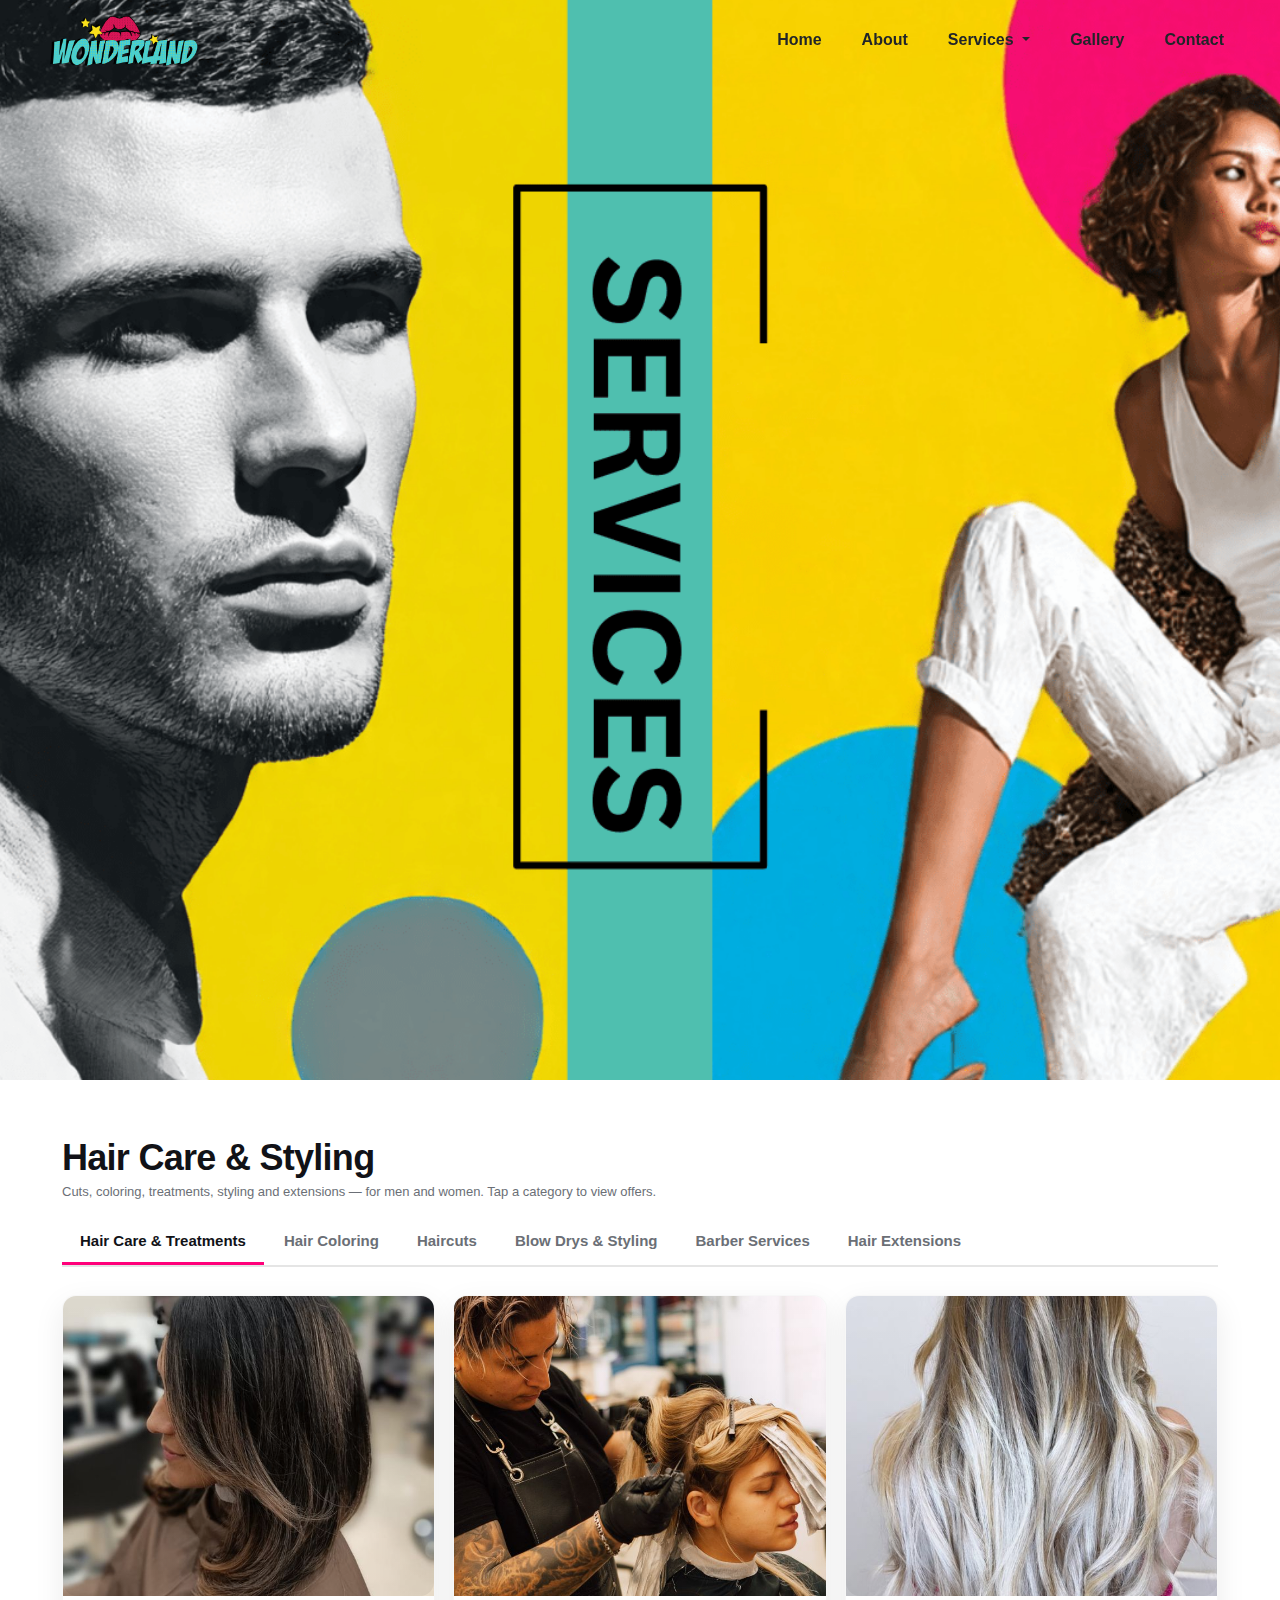
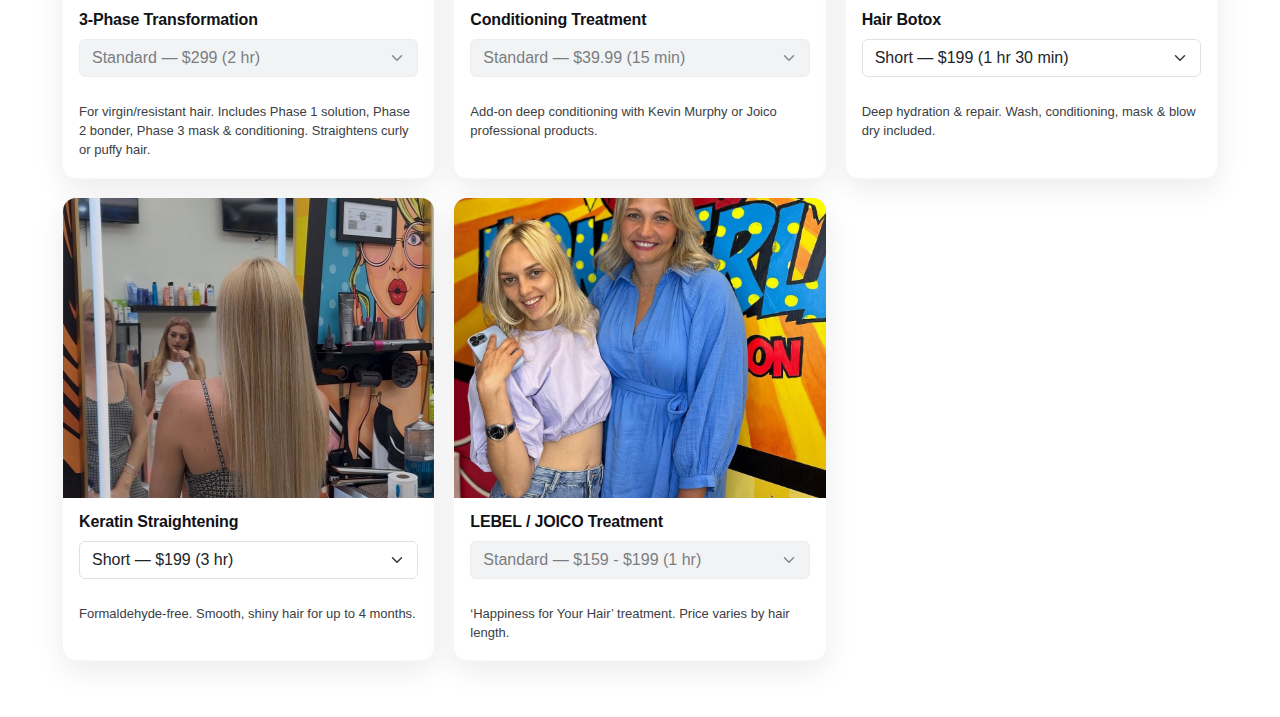
<file: subservice.html>
<!doctype html>
<html lang="en">
<head>
  <meta charset="utf-8" />
  <meta name="viewport" content="width=device-width,initial-scale=1" />
  <title>Hair Services — Wonderland Salon</title>
  <link rel="stylesheet" href="/css/service.css">
  <link rel="stylesheet" href="/css/haits.css">
  <link href="https://cdn.jsdelivr.net/npm/bootstrap@5.3.2/dist/css/bootstrap.min.css" rel="stylesheet">
<style>
    /* Add background to expanded mobile navbar */
    @media (max-width: 991.98px) {
      .navbar-collapse.show, .navbar-collapse.collapsing {
        background-color: rgba(255, 255, 255, 0.95);
        backdrop-filter: blur(5px);
        border-radius: 0.5rem;
        padding: 1rem;
        margin-top: 0.5rem; /* Add some space from the top */
      }
      /* Adjust logo size on mobile */
      #logo-img {
        height: 25px;
      }
    }
    /* Custom Dropdown Styling */
    .dropdown-menu {
      border-radius: 0.5rem;
      border: 2px solid var(--hot-pink, #ff007a);
      box-shadow: 0 5px 15px rgba(0,0,0,0.1);
      margin-top: 10px !important;
      padding-top: 0;
      padding-bottom: 0;
    }
    .dropdown-item {
      font-weight: 600;
      padding: 10px 20px;
      transition: all 0.2s ease;
    }
    .dropdown-item:hover, .dropdown-item:focus {
      background-color: var(--hot-pink, #ff007a);
      color: white;
    }

    @font-face{
      font-family: "Mona Sans";
      src: local("Mona Sans"), local("MonaSans"), local("MonaSans-Regular");
      font-weight: 400;
      font-style: normal;
      /* no external file - attempt to use installed system font; fallback below */
    }
    :root{
      --turquoise: #53d0c4;
      --hot-pink: #ff007a;
      --pop-yellow: #f1e108;
      --bg: #ffffff;
      --text: #111217;
      --muted: #6b6f76;
      --card-radius: 14px;
      --glass: rgba(255,255,255,0.7);
      --shadow: 0 10px 30px rgba(16,18,24,0.08);
      --accent-shadow: 0 8px 30px rgba(85, 0, 102, 0.06);
    }
    html,body{
      font-family: "Mona Sans", "Inter", "Helvetica Neue", Arial, sans-serif;
      background: var(--bg);
      color: var(--text);
      margin:0;
      -webkit-font-smoothing:antialiased;
      -moz-osx-font-smoothing:grayscale;
      line-height:1.45;
    }

    /* Section wrapper */
    .hair-section{
      padding: 56px 22px;
      max-width: 1200px;
      margin: 0 auto;
    }
 .hero-section {
      background-image: url('/images/bg2.png');
      -webkit-font-smoothing:antialiased;
      -moz-osx-font-smoothing:grayscale;
      line-height:1.45;
    }
    .hair-header{
      display:flex;
      align-items:flex-start;
      gap:20px;
      margin-bottom: 18px;
      flex-wrap:wrap;
    }
    .hair-title{
      font-size: 36px;
      font-weight: 800;
      letter-spacing: -0.02em;
      margin:0;
    }
    .hair-tag{
      font-size: 16px;
      color: var(--muted);
      margin-top:6px;
      max-width: 740px;
    }

    /* Replace the entire .pill section with this: */

/* Tabs (ARIA-style, flat, no rounded corners) */
.category-pills {
  display: flex;
  gap: 2px;
  border-bottom: 2px solid rgba(0,0,0,0.1);
  margin: 18px 0 28px 0;
  flex-wrap: wrap;
}

.pill {
  border: none;
  background: none;
  color: var(--muted);
  font-weight: 700;
  font-size: 15px;
  padding: 10px 18px;
  cursor: pointer;
  position: relative;
  border-bottom: 3px solid transparent;
  transition: color 0.25s ease, border-color 0.25s ease;
}

.pill:hover {
  color: var(--hot-pink);
}

.pill.active {
  color: var(--text);
  border-bottom-color: var(--hot-pink);
}

.pill:focus {
  outline: none;
  border-bottom-color: var(--turquoise);
  background-color:var(--turquoise) ;
}

    /* Cards container */
    .cards-wrap{
      display:block;
      margin-top: 12px;
    }

    .grid{
      display:grid;
      grid-template-columns: repeat(3,1fr);
      gap:18px;
    }
    @media (max-width: 992px){
      .grid{ grid-template-columns: repeat(2,1fr); }
      .hair-title{ font-size: 32px; }
    }
    @media (max-width: 600px){
      .grid{ grid-template-columns: 1fr; }
      .hair-section{ padding: 28px 14px; }
      .hair-title{ font-size: 24px; }
      .pill{ padding: 9px 12px; font-size:13px; }
    }

    /* Card */
    .service-card{
      background: white;
      border-radius: var(--card-radius);
      overflow: hidden;
      box-shadow: var(--shadow);
      transition: transform .18s cubic-bezier(.2,.9,.25,1), box-shadow .18s ease;
      display:flex;
      flex-direction:column;
      min-height: 330px;
      border: 1px solid rgba(12,12,12,0.03);
    }
    .service-card:hover{ transform: translateY(-8px); box-shadow: 0 18px 40px rgba(13,18,35,0.12); }

    .thumb{
      height:300px !important;
      width:100%;
      display:block;
      background-size:cover;
      background-position:center;
      position:relative;
    }
    .thumb:after{
      content:"";
      position:absolute;
      inset:0;
      background: linear-gradient(180deg, rgba(0,0,0,0.0), rgba(0,0,0,0.06));
      border-bottom-left-radius: var(--card-radius);
      border-bottom-right-radius: var(--card-radius);
    }
    .card-body{
      padding:14px 16px 18px 16px;
      display:flex;
      flex-direction:column;
      gap:10px;
      flex:1;
    }
    .service-title{
      font-size:16px;
      font-weight:800;
      margin:0;
      letter-spacing: -0.01em;
    }
    .service-meta{
      color:var(--muted);
      font-weight:600;
      font-size:13px;
    }
    .price-row{
      margin-top:auto;
      display:flex;
      align-items:center;
      justify-content:space-between;
      gap:10px;
    }
    .price{
      background: linear-gradient(90deg,var(--pop-yellow), #fff176);
      color:#111;
      padding:8px 10px;
      border-radius:10px;
      font-weight:800;
      font-size:14px;
      box-shadow: 0 6px 18px rgba(241,225,8,0.16);
    }
    .duration{
      color:var(--muted);
      font-weight:700;
      font-size:13px;
      padding-left:6px;
    }

    /* small details collapsed area */
    .details{
      font-size:13px;
      color:#3b3e44;
      margin-top:8px;
      max-height: 72px;
      overflow:hidden;
    }
    .more-btn{
      margin-top:8px;
      border:none;
      background:none;
      color:var(--turquoise);
      font-weight:700;
      cursor:pointer;
      font-size:13px;
      padding:6px 0;
      align-self:flex-start;
    }

    /* empty/no-content */
    .no-content{
      text-align:center;
      color:var(--muted);
      padding: 36px;
      border-radius:10px;
      background: linear-gradient(180deg, rgba(83,208,196,0.04), rgba(255,0,122,0.02));
      font-weight:700;
    }

    /* small helper styles */
    .section-subtitle{
      color:var(--muted);
      font-size:13px;
      margin-top:4px;
    }
    /* tag on top-left of card */
    .offer-badge{
      position:absolute;
      left:12px;
      top:12px;
      z-index:5;
      padding:6px 10px;
      border-radius:999px;
      background: rgba(0,0,0,0.6);
      color:white;
      font-weight:800;
      font-size:12px;
      box-shadow:0 6px 18px rgba(0,0,0,0.18);
    }
    .thumb {
  height:170px;
  background-size:cover;
  background-position:center;
}


    /* small decorative pop-art dot */
    .pop-dot{
      width:64px;height:64px;border-radius:50%;
      position:absolute; right:-18px; top:-18px;
      background: radial-gradient(circle at 30% 30%, rgba(255,255,255,0.85) 0%, rgba(255,255,255,0.1) 35%, rgba(255,255,255,0.04) 100%);
      transform: rotate(18deg);
      opacity:.9;
      filter: blur(.4px);
    }

    /* accessible focus */
    .pill:focus, .more-btn:focus, .service-card:focus{ outline: 3px solid rgba(83,208,196,0.12); outline-offset:4px; }

  
</style>

</head>
<body>
  <nav class="navbar navbar-expand-lg navbar-light bg-transparent fixed-top">
    <div class="container-fluid px-5">
      <a class="navbar-brand" href="index.html">
        <img src="images/logo.png" alt="Pop Art Salon Logo" height="50" class="d-inline-block align-text-top" id="logo-img">
      </a>
      <button class="navbar-toggler" type="button" data-bs-toggle="collapse" data-bs-target="#navbarNav">
        <span class="navbar-toggler-icon"></span>
      </button>
      <div class="collapse navbar-collapse justify-content-end" id="navbarNav">
        <ul class="navbar-nav gap-4">
          <li class="nav-item"><a class="nav-link text-dark fw-semibold" href="index.html">Home</a></li>
          <li class="nav-item"><a class="nav-link text-dark fw-semibold" href="about.html">About</a></li>
          <li class="nav-item dropdown">
            <a class="nav-link dropdown-toggle text-dark fw-semibold" href="test.html" id="navbarDropdown" role="button" data-bs-toggle="dropdown" aria-expanded="false">
              Services
            </a>
            <ul class="dropdown-menu" aria-labelledby="navbarDropdown">
              <li><a class="dropdown-item" href="subservice.html">Hair Care & Styling</a></li>
              <li><a class="dropdown-item" href="makeup.html">Makeup</a></li>
              <li><a class="dropdown-item" href="#">Massage & Body</a></li>
              <li><hr class="dropdown-divider"></li>
              <li><a class="dropdown-item" href="test.html">All Services</a></li>
            </ul>
          </li>
          <li class="nav-item"><a class="nav-link text-dark fw-semibold" href="gallery.html">Gallery</a></li>
          <li class="nav-item"><a class="nav-link text-dark fw-semibold" href="#">Contact</a></li>
        </ul>
      </div>
    </div>
  </nav>

  <header class="hero-section d-flex align-items-center justify-content-center"></header>

  <section class="hair-section" aria-label="Hair Services">
    <div class="hair-header">
      <div>
        <h1 class="hair-title">Hair Care & Styling</h1>
        <div class="section-subtitle hair-tag">Cuts, coloring, treatments, styling and extensions — for men and women. Tap a category to view offers.</div>
      </div>
    </div>

    <div class="category-pills" role="tablist" aria-label="Hair categories"></div>

    <div class="cards-wrap">
      <div id="cardsGrid" class="grid" aria-live="polite"></div>
      <div id="noContent" class="no-content" style="display:none">No services found for this category.</div>
    </div>
  </section>

  <script>
  const data = {
  "Hair Care & Treatments": [
    { id: 1, title: "3-Phase Transformation", duration: "2 hr", price: "$299", details: "For virgin/resistant hair. Includes Phase 1 solution, Phase 2 bonder, Phase 3 mask & conditioning. Straightens curly or puffy hair.", badge: "Popular", color: "#ffd7b3" ,img: "images/hairs/treatment/3phase.jpg"},
    { id: 2, title: "Conditioning Treatment", duration: "15 min", price: "$39.99", details: "Add-on deep conditioning with Kevin Murphy or Joico professional products.", color: "#e8faff" ,img: "images/hairs/treatment/conditioning.jpg"},
    { id: 3, title: "Hair Botox (Short)", duration: "1 hr 30 min", price: "$199", details: "Deep hydration & repair. Wash, conditioning, mask & blow dry included.", color: "#ffe9f0" ,img: "images/hairs/treatment/botox.jpg"},
    { id: 4, title: "Hair Botox (Medium)", duration: "2 hr", price: "$249", details: "Deep hydration & repair. Wash, conditioning, mask & blow dry included.", color: "#e7fff7" ,img: "images/hairs/treatment/botox.jpg"},
    { id: 5, title: "Hair Botox (Long/Thick)", duration: "3 hr", price: "$299", details: "Deep hydration & repair for long or thick hair.", color: "#f8f0d8" ,img: "images/hairs/treatment/botox.jpg"},
    { id: 6, title: "Keratin Straightening (Short)", duration: "3 hr", price: "$199", details: "Formaldehyde-free. Smooth, shiny hair for up to 4 months.", color: "#fff3d9" ,img: "images/hairs/treatment/keratin.jpg"},
    { id: 7, title: "Keratin Straightening (Medium)", duration: "3 hr 30 min", price: "$299", details: "Formaldehyde-free. Includes wash, conditioning, mask & blow dry.", color: "#fde7f0" ,img: "images/hairs/treatment/keratin.jpg"},
    { id: 8, title: "Keratin Straightening (Long/Thick)", duration: "4 hr", price: "$399", details: "Formaldehyde-free. Smooth, shiny results lasting up to 4 months.", color: "#f2fff9" ,img: "images/hairs/treatment/keratin.jpg"},
    { id: 9, title: "LEBEL / JOICO Treatment", duration: "1 hr", price: "$159 - $199", details: "‘Happiness for Your Hair’ treatment. Price varies by hair length.", color: "#fff0e3" ,img: "images/hairs/treatment/happiness.jpg"}
  ],

  "Hair Coloring": [
    { id: 10, title: "Consultation", duration: "15 min", price: "Free", details: "Professional stylist consultation before coloring.", color: "#e8faff" ,img: "images/hairs/coloring/consultation.jpg"},
    { id: 11, title: "Root Bleach", duration: "5 min", price: "$169", details: "Root bleach only. Root toning available for $149 extra.", color: "#fde7f0",img: "images/hairs/coloring/root_bleach.jpg" },
    { id: 12, title: "Roots Bleaching & Toning", duration: "4 hr 30 min", price: "$345", details: "Wash and blow dry included.", badge: "Popular", color: "#fff3d9" ,img: "images/hairs/coloring/root_bleach_toning.jpg"  },
    { id: 13, title: "Roots Touch Up", duration: "2 hr", price: "$199", details: "Quick and even roots touch up service.", color: "#f2fff9" ,img: "images/hairs/coloring/root_touchup.jpg" },
    { id: 14, title: "Hair Toning (Short)", duration: "1 hr", price: "$149 - $159", details: "Includes blow dry. Price may vary.", color: "#fff0e3",img: "images/hairs/coloring/hair_toning.jpg" },
    { id: 15, title: "Hair Toning (Medium)", duration: "1 hr 30 min", price: "$179", details: "Includes blow dry.", color: "#e8faff" ,img: "images/hairs/coloring/hair_toning.jpg" },
    { id: 16, title: "Hair Toning (Long)", duration: "2 hr 30 min", price: "$199", details: "Includes blow dry. Price may vary.", color: "#ffd7b3",img: "images/hairs/coloring/hair_toning.jpg"  },
    { id: 17, title: "Single Process (Short)", duration: "1 hr 20 min", price: "$159.90", details: "Wash, blow dry, styling included. Blowout +$50.", color: "#f8f0d8"  ,img: "images/hairs/coloring/single_process.jpg"},
    { id: 18, title: "Single Process (Medium)", duration: "1 hr 10 min", price: "$199", details: "Wash, blow dry, styling included. Blowout +$50.", color: "#ffe9f0" ,img: "images/hairs/coloring/single_process.jpg" },
    { id: 19, title: "Single Process (Long)", duration: "1 hr 30 min", price: "$249", details: "Wash, blow dry, styling included. Blowout +$50.", color: "#f2fff9" ,img: "images/hairs/coloring/single_process.jpg" },
    { id: 20, title: "Single Process (Super Long)", duration: "1 hr 30 min", price: "$299", details: "Wash, blow dry, styling included. Blowout +$50.", color: "#fff3d9" ,img: "images/hairs/coloring/single_process.jpg" },
    { id: 21, title: "Balayage (Short)", duration: "2 hr - 2 hr 30 min", price: "$399", details: "Includes trim, wash, conditioning, restore mask, Kevin Murphy after-color treatment & blow dry.", badge: "Top Pick", color: "#fde7f0" ,img: "images/hairs/coloring/Balayage.jpg" },
    { id: 22, title: "Balayage (Medium)", duration: "2 hr 30 min - 3 hr", price: "$449", details: "Full balayage service for medium hair.", color: "#e8faff" ,img: "images/hairs/coloring/Balayage.jpg" },
    { id: 23, title: "Balayage (Long)", duration: "3 hr 30 min", price: "$499", details: "Full service including trim, wash, conditioning, restore mask & blow dry.", color: "#fff0e3" ,img: "images/hairs/coloring/Balayage.jpg" },
    { id: 24, title: "Ombre (Short)", duration: "2 hr", price: "$399", details: "Full ombre with wash, conditioning, and blow dry.", color: "#ffd7b3"  ,img: "images/hairs/coloring/ombre.jpg"},
    { id: 25, title: "Ombre (Medium)", duration: "2 hr 30 min", price: "$449", details: "Ombre service for medium hair.", color: "#f2fff9" ,img: "images/hairs/coloring/ombre.jpg" },
    { id: 26, title: "Ombre (Long)", duration: "3 hr 30 min", price: "$499", details: "Full ombre treatment with after-color care.", color: "#ffe9f0" ,img: "images/hairs/coloring/ombre.jpg" },
    { id: 27, title: "Color Crystal Gloss (Short)", duration: "1 hr", price: "$149", details: "Wash, conditioning & blow dry included.", color: "#fff3d9" ,img: "images/hairs/coloring/Color_Crystal _Gloss.jpg" },
    { id: 28, title: "Color Crystal Gloss (Medium)", duration: "5 min", price: "$199", details: "Wash, conditioning & blow dry included.", color: "#fde7f0" ,img: "images/hairs/coloring/Color_Crystal _Gloss.jpg" },
    { id: 29, title: "Color Crystal Gloss (Long)", duration: "5 min", price: "$249", details: "Wash, conditioning & blow dry included.", color: "#e8faff" ,img: "images/hairs/coloring/Color_Crystal _Gloss.jpg" }
  ],

  "Haircuts": [
    { id: 30, title: "Women's Hair Trim", duration: "30 min", price: "$59", details: "Simple trim to refresh ends.", color: "#fff2f4" ,img: "images/hairs/cuts/trim.jpg" },
    { id: 31, title: "Short Lady's Haircut", duration: "1 hr", price: "$119", details: "Wash before cut, cut, wash/conditioner, blow dry.", badge: "Popular", color: "#fff0e3" ,img: "images/hairs/cuts/short.jpg"},
    { id: 32, title: "Lady's Haircut (Medium)", duration: "1 hr 30 min", price: "$159", details: "Wash before cut, cut, wash/conditioner, blow dry.", color: "#f2fff9" ,img: "images/hairs/cuts/lady_haircut.jpg"},
    { id: 33, title: "Lady's Haircut (Long)", duration: "1 hr 45 min", price: "$199", details: "Complete long-hair cut package.", color: "#ffe9f0" ,img: "images/hairs/cuts/lady_haircut.jpg"},
    { id: 34, title: "Men's Haircut", duration: "45 min", price: "$79 - $99", details: "Includes 2 washes & styling with Kevin Murphy products.", color: "#ffd7b3" ,img: "images/hairs/cuts/man_haircut.jpg" },
    { id: 35, title: "Men's Long Haircut", duration: "1 hr 30 min", price: "$99", details: "Long men’s haircut with wash & styling.", color: "#fff3d9" ,img: "images/hairs/cuts/man_long_haircut.jpg" }
  ],

  "Blow Drys & Styling": [
    { id: 36, title: "Short Hair Blow Dry", duration: "1 hr", price: "$69", details: "Wash & conditioner with Kevin Murphy. Hot tools not included.", color: "#f8f0d8"  ,img: "images/hairs/blowdry/short.jpg"},
    { id: 37, title: "Medium Hair Blow Dry", duration: "1 hr 15 min", price: "$89", details: "Wash & conditioner with Kevin Murphy. Styling with Dyson +$30.", color: "#fde7f0"  ,img: "images/hairs/blowdry/medium.jpg"},
    { id: 38, title: "Long Hair Blow Dry", duration: "1 hr 30 min", price: "$109", details: "Wash & conditioner with Kevin Murphy.", color: "#e8faff"  ,img: "images/hairs/blowdry/long.jpg"},
    { id: 39, title: "Hollywood Waves", duration: "1 hr 30 min", price: "$149 - $199", details: "Includes wash, conditioning, and Dyson styling tools.", badge: "Top Pick", color: "#fff0e3"  ,img: "images/hairs/blowdry/hollywood.jpg"},
    { id: 40, title: "Bridal Updo", duration: "1 hr 30 min", price: "$499", details: "Wash, blow out, and up-do for your special day.", badge: "Premium", color: "#ffd7b3"  ,img: "images/hairs/blowdry/brial.jpg"}
  ],

  "Barber Services": [
    { id: 41, title: "Beard Trim", duration: "30 min", price: "$30", details: "Beard shaping and grooming.", color: "#f2fff9"  ,img: "images/hairs/barber/trim.jpg"},
    { id: 42, title: "Beard Coloring", duration: "1 hr", price: "$99", details: "Professional beard dyeing service.", color: "#fff3d9"  ,img: "images/hairs/barber/color.jpg"},
    { id: 43, title: "Men's Fade & Beard Trim", duration: "1 hr 30 min", price: "$299", details: "Fresh fade with beard trim. Wash & style included.", badge: "Popular", color: "#fde7f0" ,img: "images/hairs/barber/fade.jpg" },
    { id: 44, title: "Men's Long Hair & Beard Trim", duration: "2 hr", price: "$399", details: "Full grooming combo for long hair & beard.", color: "#e8faff"  ,img: "images/hairs/barber/long.jpg"}
  ],

  "Hair Extensions": [
    { id: 45, title: "Classic (1D)", duration: "1 hr", price: "$100", details: "Natural volume extension application.", color: "#fff0e3" ,img: "images/hairs/extension/classic.jpg" },
    { id: 46, title: "HYBRID (1.5D)", duration: "1 hr 30 min", price: "$115", details: "Balanced fullness & natural look.", color: "#ffe9f0" ,img: "images/hairs/extension/hybrid.jpg" },
    { id: 47, title: "VOLUME (2D)", duration: "2 hr", price: "$129", details: "Added density for thicker appearance.", color: "#e8faff" ,img: "images/hairs/extension/volume.jpg" },
    { id: 48, title: "VOLUME (3D)", duration: "2 hr 30 min", price: "$139", details: "Fullest, most glamorous look.", badge: "Top Pick", color: "#ffd7b3" ,img: "images/hairs/extension/volume.jpg" }
  ]
};

    function groupServices(services) {
      const groups = {};
      services.forEach(s => {
        const base = s.title.replace(/\s*\(.*?\)/, '').trim();
        const variant = (s.title.match(/\((.*?)\)/)?.[1]) || "Standard";
        if (!groups[base]) groups[base] = { base, variants: [] };
        groups[base].variants.push({ ...s, variant });
      });
      return Object.values(groups);
    }

    const categories = Object.keys(data);
    const pillsContainer = document.querySelector('.category-pills');
    const grid = document.getElementById('cardsGrid');
    const noContent = document.getElementById('noContent');
    let activeCategory = categories[0];

    categories.forEach((cat, idx) => {
      const btn = document.createElement('button');
      btn.className = 'pill' + (idx===0 ? ' active': '');
      btn.type = 'button';
      btn.setAttribute('data-cat',cat);
      btn.innerText = cat;
      btn.addEventListener('click', onPillClick);
      pillsContainer.appendChild(btn);
    });

    renderCategory(activeCategory);

    function onPillClick(e){
      const cat = e.currentTarget.getAttribute('data-cat');
      if(cat === activeCategory) return;
      document.querySelectorAll('.pill').forEach(p => {
        p.classList.toggle('active', p.getAttribute('data-cat') === cat);
      });
      activeCategory = cat;
      renderCategory(cat);
      window.scrollTo({ top: document.querySelector('.cards-wrap').offsetTop - 18, behavior:'smooth' });
    }

    function renderCategory(cat){
      grid.innerHTML = '';
      const items = data[cat] || [];
      if(!items.length){ noContent.style.display='block'; return; }
      noContent.style.display='none';

      const groups = groupServices(items);
      groups.forEach(group => {
        const first = group.variants[0];
        const card = document.createElement('article');
        card.className = 'service-card';
        card.setAttribute('tabindex','0');

        const thumb = document.createElement('div');
        thumb.className = 'thumb';
    const imageSrc = first.img 
  ? first.img 
  : svgPlaceholder(group.base, first.color || '#f3f3f3');
thumb.style.backgroundImage = `url("${imageSrc}")`;



        const body = document.createElement('div');
        body.className = 'card-body';

        const h = document.createElement('h3');
        h.className = 'service-title';
        h.innerText = group.base;

       const select = document.createElement('select');
select.className = 'form-select mb-2';
group.variants.forEach(v => {
  const opt = document.createElement('option');
  opt.value = v.id;
  opt.innerText = `${v.variant} — ${v.price} (${v.duration})`;
  select.appendChild(opt);
});

// 👇 add this
if (group.variants.length === 1) {
  select.disabled = true;
  select.style.opacity = "0.6";
  select.style.cursor = "not-allowed";
}

        
        const details = document.createElement('div');
        details.className = 'details';
        details.innerText = first.details || '';

        select.addEventListener('change', e => {
          const selected = group.variants.find(v => v.id == e.target.value);
          details.innerText = selected.details;
        });

        body.appendChild(h);
        body.appendChild(select);
        body.appendChild(details);
        card.appendChild(thumb);
        card.appendChild(body);
        grid.appendChild(card);
      });
    }

    // SVG background generator
    function svgPlaceholder(title, bg){
      const initials = title.split(' ').slice(0,2).map(w => w[0]).join('').toUpperCase();
      const svg = `
        <svg xmlns='http://www.w3.org/2000/svg' width='800' height='500'>
          <rect width='100%' height='100%' fill='${bg}' rx='18'/>
          <text x='40' y='120' font-family='Arial' font-weight='800' font-size='42' fill='rgba(0,0,0,0.25)'>${initials}</text>
          <text x='40' y='180' font-family='Arial' font-weight='700' font-size='36' fill='rgba(0,0,0,0.8)'>${title}</text>
        </svg>`;
      return 'data:image/svg+xml;utf8,' + encodeURIComponent(svg);
    }
  </script>
  <!-- Bootstrap JS -->
  <script src="https://cdn.jsdelivr.net/npm/bootstrap@5.3.2/dist/js/bootstrap.bundle.min.js"></script>
</body>
</html>
</file>
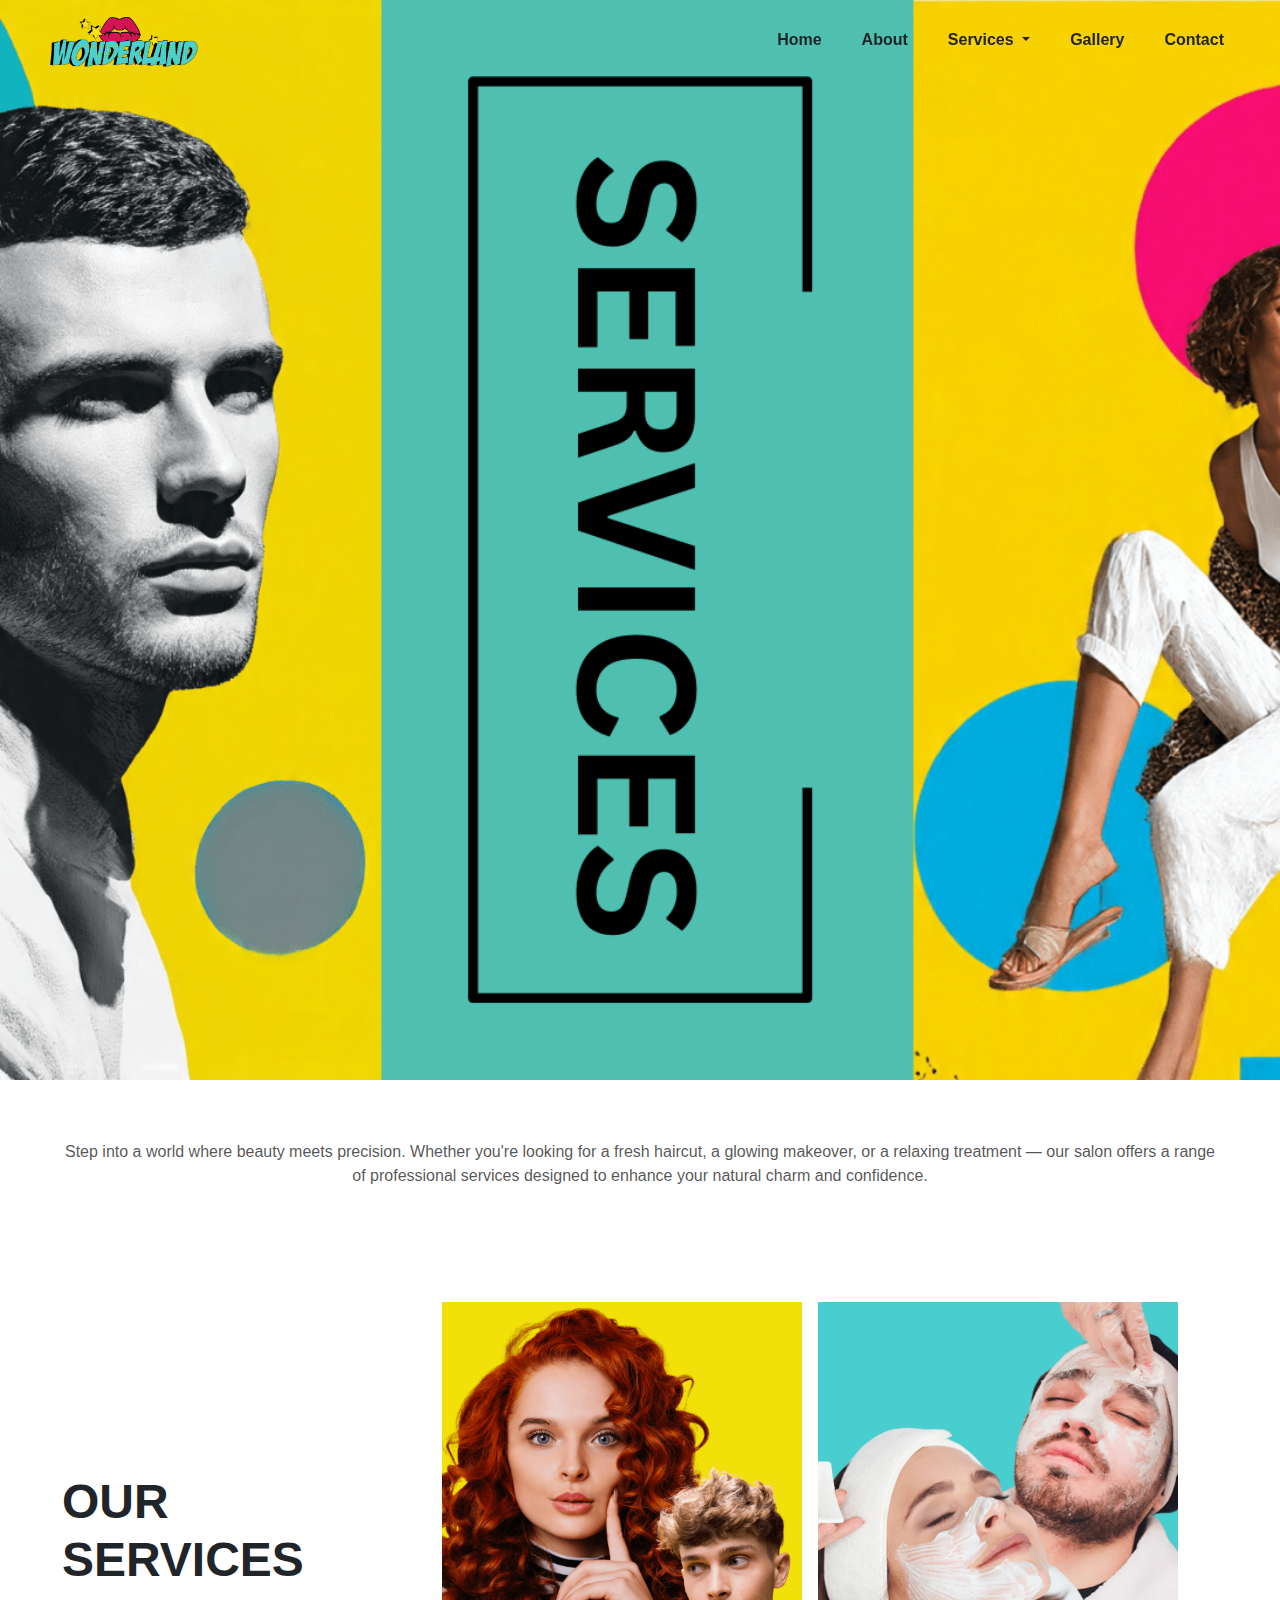
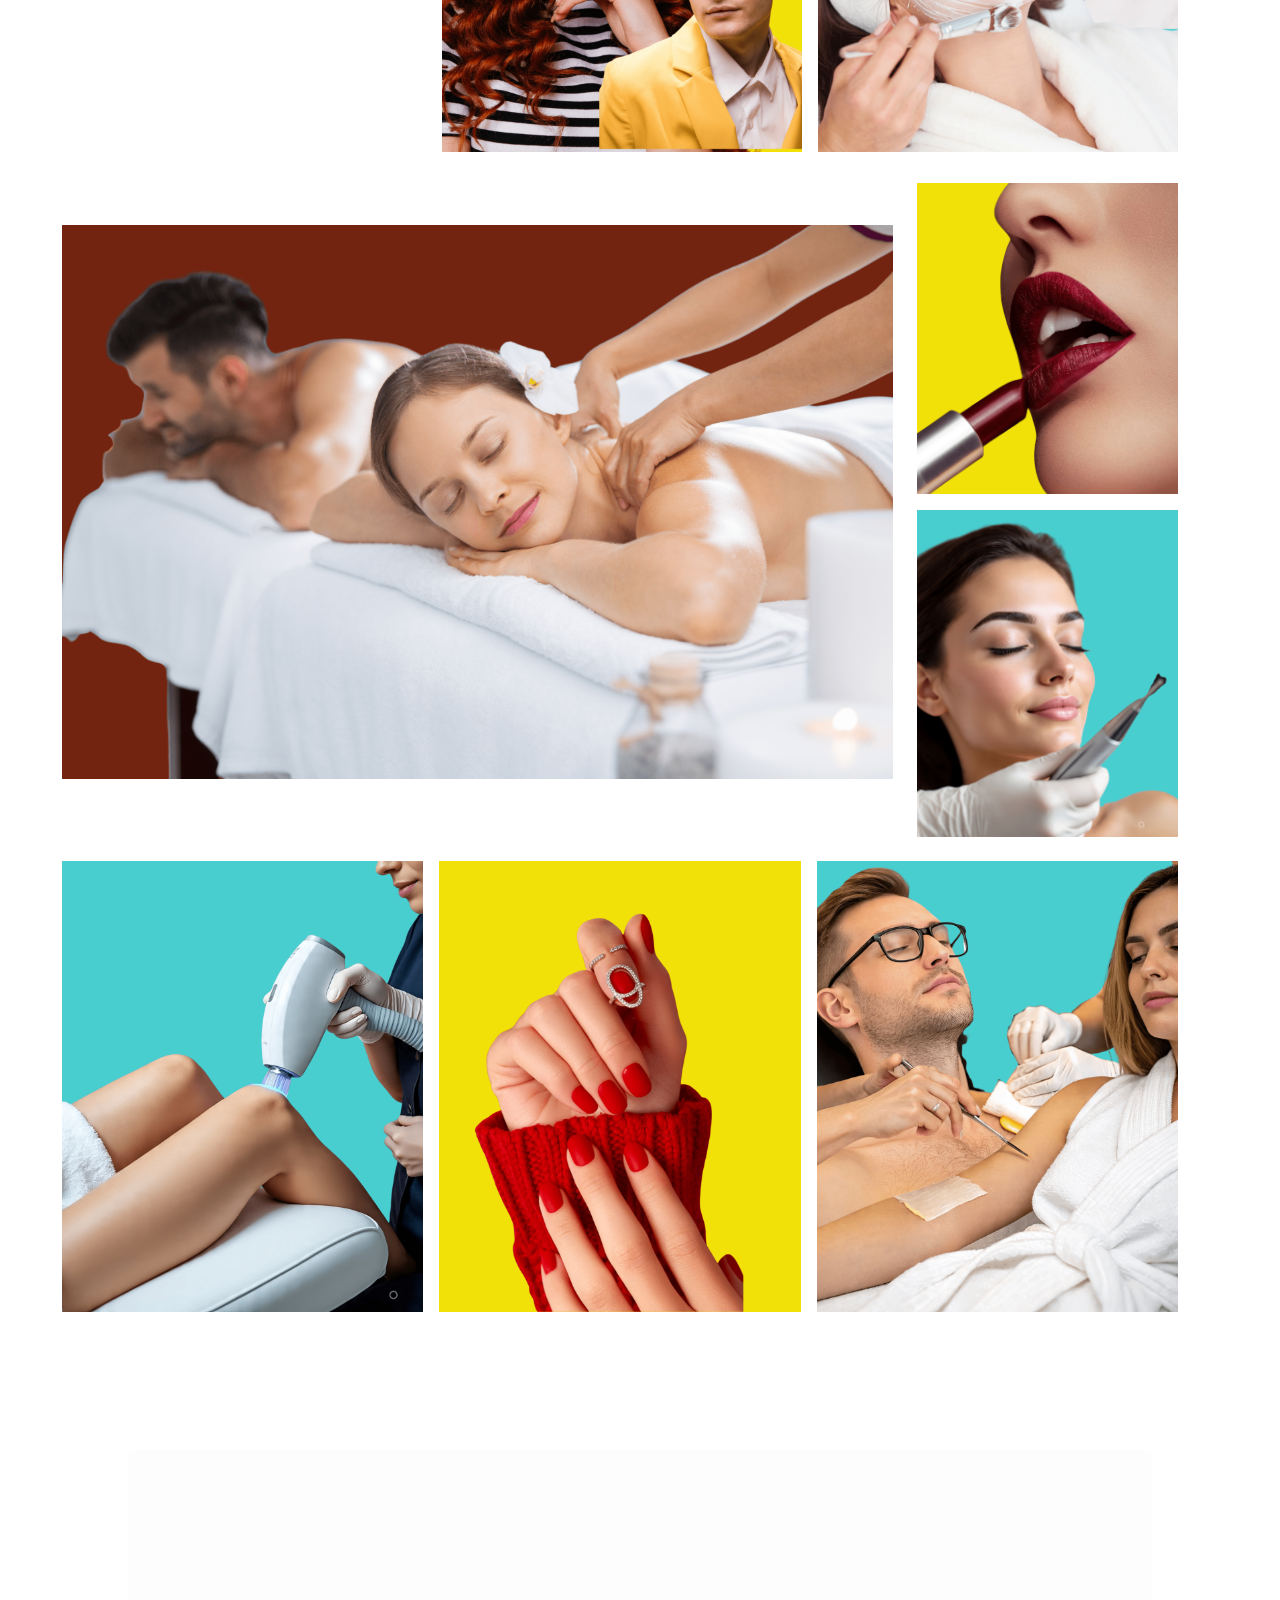
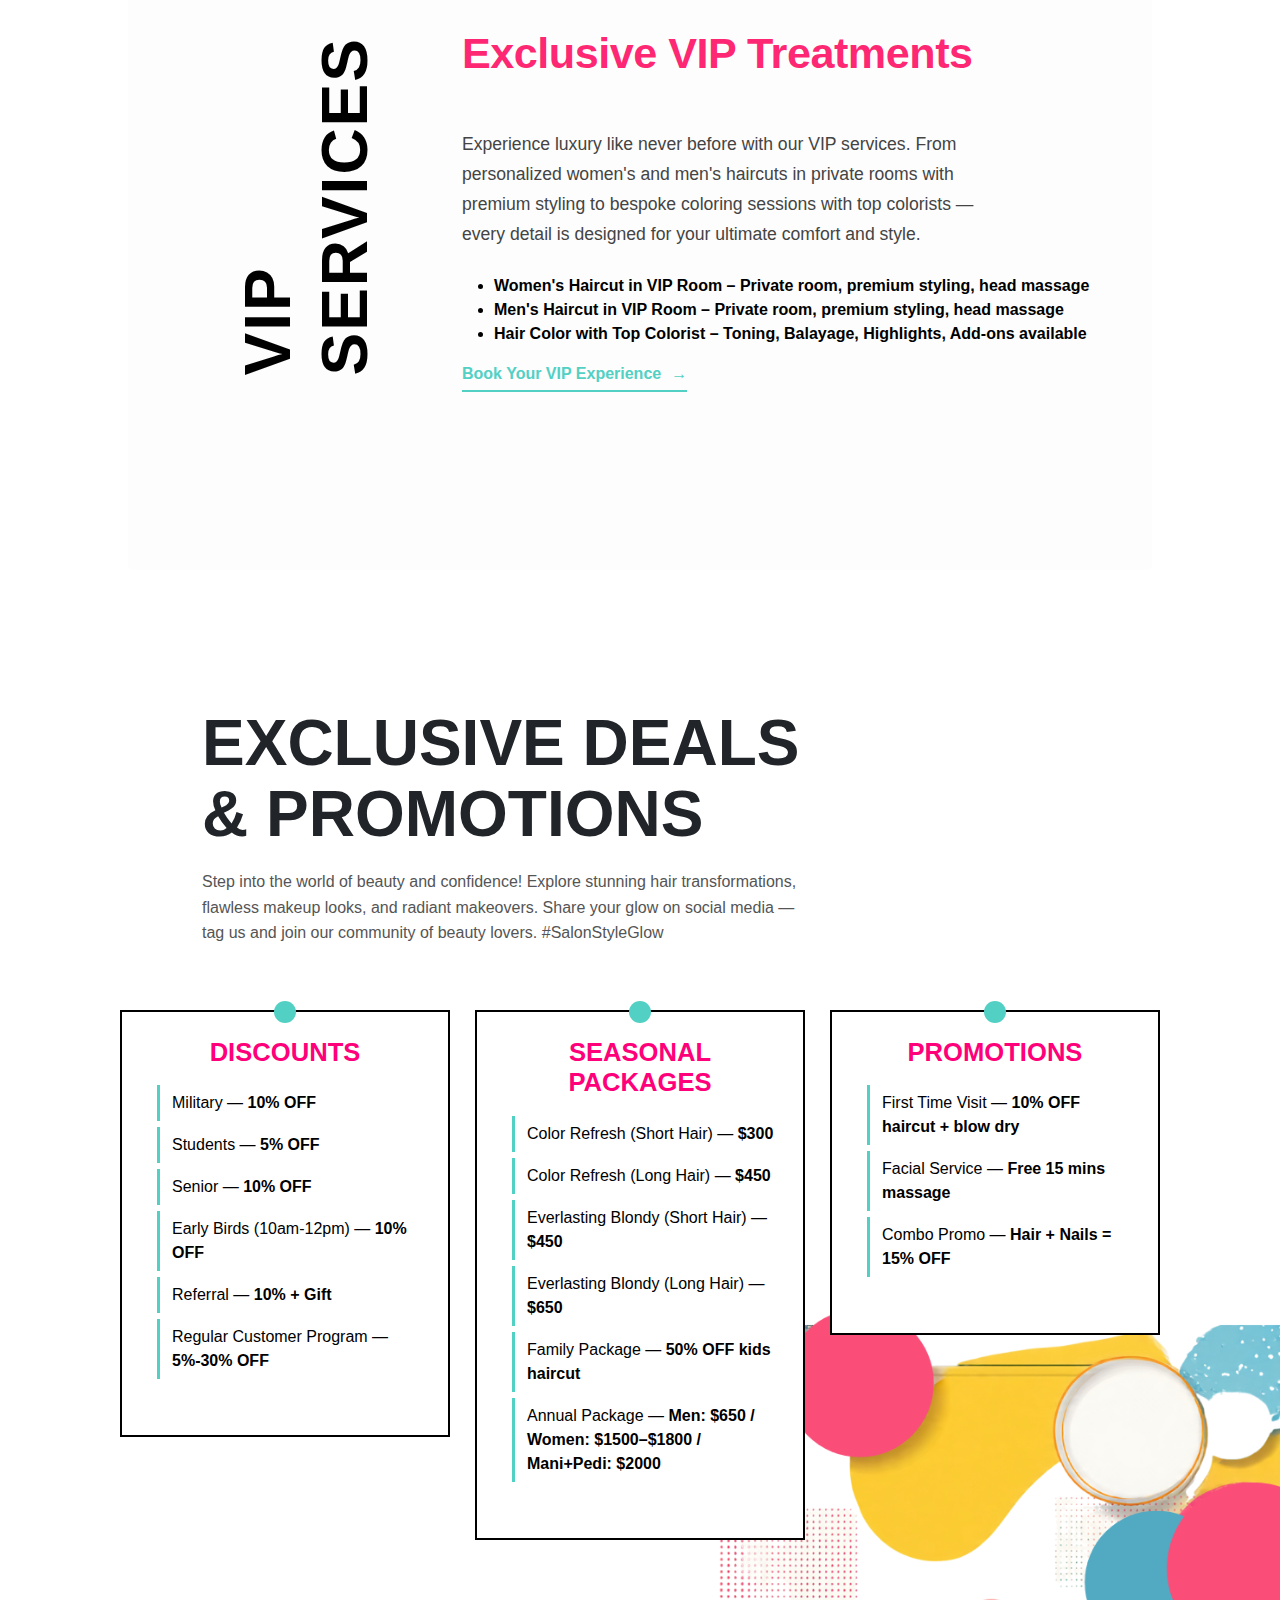
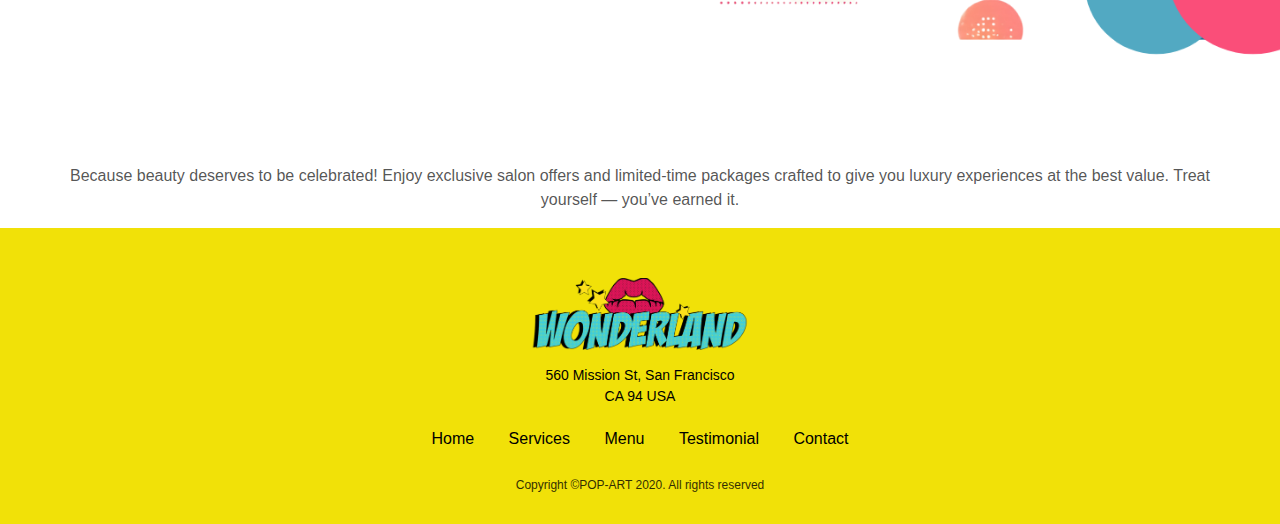
<file: test.html>
<!DOCTYPE html>
<html lang="en">
<head>
  <meta charset="UTF-8" />
  <meta name="viewport" content="width=device-width, initial-scale=1.0" />
  <title>Our Services | Wonderland Beauty Salon</title>
  <link href="https://cdn.jsdelivr.net/npm/bootstrap@5.3.2/dist/css/bootstrap.min.css" rel="stylesheet">
  <link rel="stylesheet" href="css/service.css">
  <style>
    /* Add background to expanded mobile navbar */
    @media (max-width: 991.98px) {
      .navbar-collapse.show, .navbar-collapse.collapsing {
        background-color: rgba(255, 255, 255, 0.95);
        backdrop-filter: blur(5px);
        border-radius: 0.5rem;
        padding: 1rem;
        margin-top: 0.5rem; /* Add space from the top */
      }
      /* Adjust logo size on mobile */
      #logo-img {
        height: 25px;
      }
    }
    /* Custom Dropdown Styling */
    .dropdown-menu {
      border-radius: 0.5rem;
      border: 2px solid #ff007a; /* Hot Pink Border */
      box-shadow: 0 5px 15px rgba(0,0,0,0.1);
      margin-top: 10px !important;
      padding-top: 0;
      padding-bottom: 0;
    }
    .dropdown-item {
      font-weight: 600;
      padding: 10px 20px;
      transition: all 0.2s ease;
    }
    .dropdown-item:hover, .dropdown-item:focus {
      background-color: #ff007a; /* Hot Pink on hover */
      color: white;
    }
  </style>

</head>
<body>
  
  <!-- 🔸 Navbar Section -->
  <nav class="navbar navbar-expand-lg navbar-light bg-transparent fixed-top" >
    <div class="container-fluid px-5">
      <!-- Left Logo -->
      <a class="navbar-brand" href="index.html">
  <img src="images/logo.png" alt="Pop Art Salon Logo" height="50" class="d-inline-block align-text-top" id="logo-img">
</a>


      <!-- Toggle for mobile -->
      <button class="navbar-toggler" type="button" data-bs-toggle="collapse" data-bs-target="#navbarNav">
        <span class="navbar-toggler-icon"></span>
      </button>

      <!-- Right Nav Items -->
      <div class="collapse navbar-collapse justify-content-end" id="navbarNav">
        <ul class="navbar-nav gap-4">
          <li class="nav-item"><a class="nav-link text-dark fw-semibold" href="index.html">Home</a></li>
          <li class="nav-item"><a class="nav-link text-dark fw-semibold" href="about.html">About</a></li>
          <li class="nav-item dropdown">
            <a class="nav-link dropdown-toggle text-dark fw-semibold" href="test.html" id="navbarDropdown" role="button" data-bs-toggle="dropdown" aria-expanded="false">
              Services
            </a>
            <ul class="dropdown-menu" aria-labelledby="navbarDropdown">
              <li><a class="dropdown-item" href="subservice.html">Hair Care & Styling</a></li>
              <li><a class="dropdown-item" href="makeup.html">Makeup</a></li>
              <li><a class="dropdown-item" href="#">Massage & Body</a></li>
              <li><hr class="dropdown-divider"></li>
              <li><a class="dropdown-item" href="test.html">All Services</a></li>
            </ul>
          </li>
          <li class="nav-item"><a class="nav-link text-dark fw-semibold" href="gallery.html">Gallery</a></li>
          <li class="nav-item"><a class="nav-link text-dark fw-semibold" href="#">Contact</a></li>
        </ul>
      </div>
    </div>
  </nav>

  <!-- 🔸 Hero Section -->
  <header class="hero-section d-flex align-items-center justify-content-center">
</header>
<div class="text-service">
<p style="text-align: center;">Step into a world where beauty meets precision. Whether you're looking for a fresh haircut, a glowing makeover, or a relaxing treatment — our salon offers a range of professional services designed to enhance your natural charm and confidence.</p>
</div>
  <div class="services-page">
  

   <section class="popart-collection py-5">
  <div class="container">
    <!-- Row 1 -->
    <div class="row align-items-center">
      <!-- Left Text -->
      <div class="col-md-4 mb-4 mb-md-0">
        <h2 class=" display-5">OUR SERVICES</h2>
        <div class="service-card">
     
     
      
</div>
</div>
     <!-- Right Two Vertical Images -->
<div class="col-md-8 d-flex gap-3 mb-3">

  <div class="service-card flex-fill" data-link="subservice.html">
    <img src="images/services/5.png" alt="Model 1" class="img-fluid shadow-sm tall-img">
    <div class="overlay">
      <h3>Hair Care & Styling</h3>
      <p>Complete hair care for men and women – from cuts, coloring, and styling to blow dries, perms, waves, extensions, and barber services.</p>
    </div>
  </div>

  <div class="service-card flex-fill" data-link="subservice.html">
    <img src="images/services/4.png" alt="Model 2" class="img-fluid shadow-sm short-img">
    <div class="overlay">
      <h3>Facials & Face Treatments</h3>
      <p>Express facials, deep cleansing, anti-acne therapy, anti-aging treatments, dermaplane, microneedling, and face massages for men and women</p>
    </div>
  </div>

</div>

    </div>

    <!-- Row 2 -->
    <div class="row align-items-center">
      <!-- Left Large Image -->
    <div class="col-9">
  <div class="service-card" data-link="makeup.html">
    <img src="images/services/8.png" alt="Hero" class="img-fluid shadow-sm w-100">
    <div class="overlay">
      <h3>Massage & Body Services</h3>
      <p>Neck, back, foot, Swedish, deep tissue, Thai, hot stone, anti-stress, and couples massages for men and women to relax, rejuvenate, and restore wellness.</p>
    </div>
  </div>
</div>

<div class="col-3 d-flex flex-column gap-3">

  <div class="service-card" data-link="makeup.html">
    <img src="images/services/7.png" class="side-img side-img1" alt="Deal Image 1">
    <div class="overlay">
      <h3>Makeup
      </h3>
      <p>Everyday neutral, glam, bridal, and red carpet makeup services for men and women to look flawless for any occasion</p>
    </div>
  </div>

  <div class="service-card">
    <img src="images/services/3.png" class="side-img" alt="Deal Image 2">
    <div class="overlay">
      <h3>Eyelash & Eyebrow Services</h3>
      <p>Classic, hybrid, and volume eyelash extensions, Kim effect lashes, brow clean-up, and lamination for men and women to define, lift, and enhance eyes beautifully</p>
    </div>
  </div>

</div>

 


    </div>

   
      <!-- Row 3 (Three images in one row) -->
      <div class="row g-3 mt-2">
        <div class="col-4">
          <div class="service-card">
            <img src="images/services/1.png" alt="Model 1" class="img-fluid shadow-sm">
            <div class="overlay">
              <h3>Laser Hair Removal</h3>
              <p>Small, medium, and large area laser hair removal, full-body sessions, and specialized packages for men and women for smooth, flawless, and painless results.</p>
            </div>
          </div>
        </div>

        <div class="col-4">
          <div class="service-card">
            <img src="images/services/6.png" alt="Model 2" class="img-fluid shadow-sm">
            <div class="overlay">
              <h3>Manicures & Pedicures</h3>
              <p>Manicures, pedicures, gel and hard gel treatments, nail extensions, and creative nail art for men, women, and kids to keep hands and feet healthy, polished, and stylish.</p>
            </div>
          </div>
        </div>

        <div class="col-4">
          <div class="service-card">
            <img src="images/services/2.png" alt="Model 3" class="img-fluid shadow-sm">
            <div class="overlay">
              <h3>Waxing</h3>
              <p>Upper lip, underarm, full face, arms, legs, bikini, and specialized waxing services for men and women for smooth, flawless skin.</p>
            </div>
          </div>
        </div>
      </div>
</div>
  </div>
</section>

  </div>
<section class="three-layer-section">
  <div class="background-layer"></div>
  <div class="white-layer"></div>

  <div class="content container">
    <div class="row align-items-center justify-content-center">
     
      <div class="col-md-3 text-center text-md-start">
        <h2 class="vertical-text">VIP <span>SERVICES</span></h2>
      </div>

      <div class="col-md-7">
        <h2 class="section-title" data-aos="fade-up" data-aos-duration="1500">Exclusive VIP Treatments</h2>
        <p class="section-desc" data-aos="fade-up" data-aos-duration="1500">
          Experience luxury like never before with our VIP services. From personalized women's and men's haircuts in private rooms with premium styling to bespoke coloring sessions with top colorists — every detail is designed for your ultimate comfort and style.
        </p>
        <ul class="vip-services-list" data-aos="fade-up" data-aos-duration="1500">
          <li>Women's Haircut in VIP Room – Private room, premium styling, head massage</li>
          <li>Men's Haircut in VIP Room – Private room, premium styling, head massage</li>
          <li>Hair Color with Top Colorist – Toning, Balayage, Highlights, Add-ons available</li>
        </ul>
        <div class="underline-link" data-aos="fade-up" data-aos-duration="1500">
          <span>Book Your VIP Experience</span>
          <span class="arrow">→</span>
        </div>
      </div>
    </div>
  </div>
</section>
  <section class="gallery-header container py-5 ">
 <h1 class="gallery-title"> EXCLUSIVE DEALS <br>& PROMOTIONS</h1>
<p class="gallery-subtext">
  Step into the world of beauty and confidence! Explore stunning hair transformations, flawless makeup looks, and radiant makeovers. 
  Share your glow on social media — tag us and join our community of beauty lovers. #SalonStyleGlow
</p>

</section>


<section class="deals-section">
  <div class="container">
   

    <div class="deal-wrapper">

      <!-- Category 1 -->
      <div class="deal-card">
        <h3>DISCOUNTS</h3>
        <ul>
          <li>Military — <strong>10% OFF</strong></li>
          <li>Students — <strong>5% OFF</strong></li>
          <li>Senior — <strong>10% OFF</strong></li>
          <li>Early Birds (10am-12pm) — <strong>10% OFF</strong></li>
          <li>Referral — <strong>10% + Gift</strong></li>
          <li>Regular Customer Program — <strong>5%-30% OFF</strong></li>
        </ul>
      </div>
 <div class="deal-card card2">
        <h3>SEASONAL PACKAGES</h3>
        <ul>
          <li>Color Refresh (Short Hair) — <strong>$300</strong></li>
          <li>Color Refresh (Long Hair) — <strong>$450</strong></li>
          <li>Everlasting Blondy (Short Hair) — <strong>$450</strong></li>
          <li>Everlasting Blondy (Long Hair) — <strong>$650</strong></li>
          <li>Family Package — <strong>50% OFF kids haircut</strong></li>
          <li>Annual Package — <strong>Men: $650 / Women: $1500–$1800 / Mani+Pedi: $2000</strong></li>
        </ul>
      </div>
      <!-- Category 2 -->
      <div class="deal-card ">
        <h3>PROMOTIONS</h3>
        <ul>
          <li>First Time Visit — <strong>10% OFF haircut + blow dry</strong></li>
          <li>Facial Service — <strong>Free 15 mins massage</strong></li>
          <li>Combo Promo — <strong>Hair + Nails = 15% OFF</strong></li>
        </ul>
      </div>

      <!-- Category 3 -->
     

    </div>
  </div>
</section>
<div>
  <img src="images/interlinky.png" style="width: 100%; height: 30%; object-fit: cover; margin-top:-240px ;">
</div>
<div class="text-service">
<p style="text-align: center;">Because beauty deserves to be celebrated! Enjoy exclusive salon offers and limited-time packages crafted to give you luxury experiences at the best value. Treat yourself — you’ve earned it.</p>
</div>
  


  <footer>
  <img src="images/logo.png" alt="POP-ART Logo" class="footer-logo" />
  <p>560 Mission St, San Francisco<br>CA 94 USA</p>

  <div class="footer-links">
    <a href="index.html">Home</a>
    <a href="test.html">Services</a>
    <a href="test.html">Menu</a>
    <a href="#">Testimonial</a>
    <a href="#">Contact</a>
  </div>

  <small>Copyright ©POP-ART 2020. All rights reserved</small>
</footer>
<script>
  document.querySelectorAll(".service-card").forEach(card => {
    card.addEventListener("click", function (e) {
      const link = card.getAttribute("data-link");
      if (link) {
        window.location.href = link;
      }
    });
  });
</script>
<!-- Bootstrap JS -->
<script src="https://cdn.jsdelivr.net/npm/bootstrap@5.3.2/dist/js/bootstrap.bundle.min.js"></script>

</body>
</html>
</file>
<file: css/haits.css>
@font-face{
      font-family: "Mona Sans";
      src: local("Mona Sans"), local("MonaSans"), local("MonaSans-Regular");
      font-weight: 400;
      font-style: normal;
      /* no external file - attempt to use installed system font; fallback below */
    }
    :root{
      --turquoise: #53d0c4;
      --hot-pink: #ff007a;
      --pop-yellow: #f1e108;
      --bg: #ffffff;
      --text: #111217;
      --muted: #6b6f76;
      --card-radius: 14px;
      --glass: rgba(255,255,255,0.7);
      --shadow: 0 10px 30px rgba(16,18,24,0.08);
      --accent-shadow: 0 8px 30px rgba(85, 0, 102, 0.06);
    }
    html,body{
      font-family: "Mona Sans", "Inter", "Helvetica Neue", Arial, sans-serif;
      background: var(--bg);
      color: var(--text);
      margin:0;
      -webkit-font-smoothing:antialiased;
      -moz-osx-font-smoothing:grayscale;
      line-height:1.45;
    }

    /* Section wrapper */
    .hair-section{
      padding: 56px 22px;
      max-width: 1200px;
      margin: 0 auto;
    }

    .hair-header{
      display:flex;
      align-items:flex-start;
      gap:20px;
      margin-bottom: 18px;
      flex-wrap:wrap;
    }
    .hair-title{
      font-size: 36px;
      font-weight: 800;
      letter-spacing: -0.02em;
      margin:0;
    }
    .hair-tag{
      font-size: 16px;
      color: var(--muted);
      margin-top:6px;
      max-width: 740px;
    }

    /* Replace the entire .pill section with this: */

/* Tabs (ARIA-style, flat, no rounded corners) */
.category-pills {
  display: flex;
  gap: 2px;
  border-bottom: 2px solid rgba(0,0,0,0.1);
  margin: 18px 0 28px 0;
  flex-wrap: wrap;
}

.pill {
  border: none;
  background: none;
  color: var(--muted);
  font-weight: 700;
  font-size: 15px;
  padding: 10px 18px;
  cursor: pointer;
  position: relative;
  border-bottom: 3px solid transparent;
  transition: color 0.25s ease, border-color 0.25s ease;
}

.pill:hover {
  color: var(--hot-pink);
}

.pill.active {
  color: var(--text);
  border-bottom-color: var(--hot-pink);
}

.pill:focus {
  outline: none;
  border-bottom-color: var(--turquoise);
  background-color:var(--turquoise) ;
}

    /* Cards container */
    .cards-wrap{
      display:block;
      margin-top: 12px;
    }

    .grid{
      display:grid;
      grid-template-columns: repeat(3,1fr);
      gap:18px;
    }
    @media (max-width: 992px){
      .grid{ grid-template-columns: repeat(2,1fr); }
      .hair-title{ font-size: 32px; }
    }
    @media (max-width: 600px){
      .grid{ grid-template-columns: 1fr; }
      .hair-section{ padding: 28px 14px; }
      .hair-title{ font-size: 24px; }
      .pill{ padding: 9px 12px; font-size:13px; }
    }

    /* Card */
    .service-card{
      background: white;
      border-radius: var(--card-radius);
      overflow: hidden;
      box-shadow: var(--shadow);
      transition: transform .18s cubic-bezier(.2,.9,.25,1), box-shadow .18s ease;
      display:flex;
      flex-direction:column;
      min-height: 330px;
      border: 1px solid rgba(12,12,12,0.03);
    }
    .service-card:hover{ transform: translateY(-8px); box-shadow: 0 18px 40px rgba(13,18,35,0.12); }

    .thumb{
      height:170px;
      width:100%;
      display:block;
      background-size:cover;
      background-position:center;
      position:relative;
    }
    .thumb:after{
      content:"";
      position:absolute;
      inset:0;
      background: linear-gradient(180deg, rgba(0,0,0,0.0), rgba(0,0,0,0.06));
      border-bottom-left-radius: var(--card-radius);
      border-bottom-right-radius: var(--card-radius);
    }
    .card-body{
      padding:14px 16px 18px 16px;
      display:flex;
      flex-direction:column;
      gap:10px;
      flex:1;
    }
    .service-title{
      font-size:16px;
      font-weight:800;
      margin:0;
      letter-spacing: -0.01em;
    }
    .service-meta{
      color:var(--muted);
      font-weight:600;
      font-size:13px;
    }
    .price-row{
      margin-top:auto;
      display:flex;
      align-items:center;
      justify-content:space-between;
      gap:10px;
    }
    .price{
      background: linear-gradient(90deg,var(--pop-yellow), #fff176);
      color:#111;
      padding:8px 10px;
      border-radius:10px;
      font-weight:800;
      font-size:14px;
      box-shadow: 0 6px 18px rgba(241,225,8,0.16);
    }
    .duration{
      color:var(--muted);
      font-weight:700;
      font-size:13px;
      padding-left:6px;
    }

    /* small details collapsed area */
    .details{
      font-size:13px;
      color:#3b3e44;
      margin-top:8px;
      max-height: 72px;
      overflow:hidden;
    }
    .more-btn{
      margin-top:8px;
      border:none;
      background:none;
      color:var(--turquoise);
      font-weight:700;
      cursor:pointer;
      font-size:13px;
      padding:6px 0;
      align-self:flex-start;
    }

    /* empty/no-content */
    .no-content{
      text-align:center;
      color:var(--muted);
      padding: 36px;
      border-radius:10px;
      background: linear-gradient(180deg, rgba(83,208,196,0.04), rgba(255,0,122,0.02));
      font-weight:700;
    }

    /* small helper styles */
    .section-subtitle{
      color:var(--muted);
      font-size:13px;
      margin-top:4px;
    }
    /* tag on top-left of card */
    .offer-badge{
      position:absolute;
      left:12px;
      top:12px;
      z-index:5;
      padding:6px 10px;
      border-radius:999px;
      background: rgba(0,0,0,0.6);
      color:white;
      font-weight:800;
      font-size:12px;
      box-shadow:0 6px 18px rgba(0,0,0,0.18);
    }

    /* small decorative pop-art dot */
    .pop-dot{
      width:64px;height:64px;border-radius:50%;
      position:absolute; right:-18px; top:-18px;
      background: radial-gradient(circle at 30% 30%, rgba(255,255,255,0.85) 0%, rgba(255,255,255,0.1) 35%, rgba(255,255,255,0.04) 100%);
      transform: rotate(18deg);
      opacity:.9;
      filter: blur(.4px);
    }

    /* accessible focus */
    .pill:focus, .more-btn:focus, .service-card:focus{ outline: 3px solid rgba(83,208,196,0.12); outline-offset:4px; }
</file>
<file: css/service.css>
/* Reset */
body, html {
  margin: 0;
  padding: 0;
  height: 100%;
   font-family: "Mona Sans", "Helvetica Neue", Helvetica, Arial;
}

/* Hero Section with Background Image */
.hero-section {
  background-image: url('../images/service.png'); /* Use your uploaded image */
  background-size: cover;
  background-position: center;

   height: 120%;
  width: auto;
  position: relative;
  
}


/* Navbar styling */
.navbar-brand {
 
  letter-spacing: 2px;
}

.nav-link {
  transition: color 0.3s ease;
}

.nav-link:hover {
  color: #ff007a !important;
}

    .services-page {
      display: flex;
      padding: 50px;
      padding-bottom: 0;
      gap: 30px;
    }
    .main-content {
      flex: 1;
    }
    
.gallery-header {
  max-width: 900px;
  margin: 0 auto;
}

.gallery-title {
  font-size: 4rem;
  font-weight: 800;
  line-height: 1.1;
  margin-bottom: 20px;
}

.gallery-subtext {
  font-size: 1rem;
  color: #555;
  max-width: 600px;
  line-height: 1.6;
}

    .main-content h2 {
      color: #ff4b5c;
      font-weight: 700;
      margin-bottom: 30px;
      text-transform: uppercase;
      letter-spacing: 1px;
    }

    
  .popart-collection h2{
  font-weight: 900;

}


/* Responsive */
@media (max-width: 768px) {
  .three-layer-section {
    height: auto;
    padding: 4rem 1rem;
  }
.popart-collection{
  padding: 0px !important;
}
 

  


  .section-title {
    font-size: 2rem;
   color: rgba(0, 0, 0, 0.737) !important;

    text-align: center;
  }

  .section-desc {
    text-align: center;
  }

  .underline-link {
    justify-content: center;
  }
}

.tall-img {
  height: 480px;
  object-fit: cover;
}

.short-img {
  height: 360px;
  object-fit: cover;
}
.side-img {
  
  width: 100%;
  height: auto;
  
  object-fit: cover;
}


.side-img {
  width: 100%;
  height: auto;
  object-fit: cover;
  transition: transform .3s ease;
}

/* SHIFT both images upward (without affecting layout) */
.side-img1 {
  transform: translateY(15px);
}


/* Allow upwards movement to be visible */
.col-md-3 {
  overflow: visible;
}


.overlay {
  position: absolute;
  top: -100%;
  left: 0;
  width: 100%;
  height: 100%;
  background: rgba(255, 0, 90, 0.85);
  color: white;
  display: flex;
  flex-direction: column;
  justify-content: center;
  align-items: center;
  text-align: center;
  transition: top .5s ease;
  padding: 20px;
}

.service-card:hover .overlay {
  top: 0;
}

.overlay h3 {
  font-weight: 800;
  font-size: 22px;
  margin-bottom: 16px;

}

.overlay p {
  font-size: 16px;
  font-weight: 200;
}



/* Mobile: reset so they don't overlap */
@media (max-width: 768px) {
  .services-page{
    padding: 2px;
  }
  .side-img1,
  .side-img:last-child {
    transform: translateY(0);
  }
  .overlay {
    /* Make overlay visible on mobile at the bottom */
    top: auto;
    bottom: 0;
    height: auto;
    background: linear-gradient(to top, rgba(0, 0, 0, 0.85), transparent);
    justify-content: flex-end;
    padding: 15px;
    transition: none; /* Disable hover transition on mobile */
  }
  .overlay h3 {
    font-size: 1rem; /* Smaller title for mobile */
  }
  .overlay p {
    display: none; /* Hide paragraph on mobile to save space */
  }
  .gallery-title{
    font-size: 2.5rem;
  }
  .hero-section{
    background-image: url('/images/bg2.png');
    background-size: cover;
    background-position: center;
    height: 60vh; /* Adjust height for mobile view */
  }
}
.service-card {
  position: relative;
  width: 100%;
  overflow: hidden;
}

.service-card img {
  width: 100%;
  height: 100%;
  object-fit: cover;
  display: block;
}
.deals-section {
  padding: 0px 0 !important;
  background: white;
  
  color: black;
  text-align: center;
}

.section-title {
  font-size: 2.8rem;
  font-weight: 800;
  margin-bottom: 50px;
  color: black;
  background-color: white;
  letter-spacing: 1px;
}

/* Container layout */
.deal-wrapper {
  display: flex;
  gap: 25px;
 
  justify-content: center;
  flex-wrap: wrap;
}

/* Luxury coupon card */
.deal-card {
    width: 330px;;
 height: max-content;
background-color: white;
  padding: 25px 25px 40px;
  
  border: 2px black  solid;
  position: relative;
 
  cursor: pointer;
  transition: transform .4s ease;
}
.card2{
    background-color: white !important;
}
.text-service{
    padding: 30px 30px 0px;
    margin: 30px 30px 0px;
    color: rgba(0, 0, 0, 0.683);
}

/* Tear notch circles */
.deal-card:before {
  content: "";
  position: absolute;
  width: 22px;
  height: 22px;
background-color: #53d0c4;
  border-radius: 50%;
}

.deal-card:before { top: 0; left: 50%; transform: translateX(-50%) translateY(-50%); }


.deal-card h3 {
  font-size: 1.6rem;
  font-weight: 700;
  margin-bottom: 18px;
  color: #ff007a;
}

.deal-card ul {
  list-style: none;
  padding: 0;
  text-align: left;
  margin-left: 10px;
}

.deal-card ul li {
  padding: 6px 0;
  font-size: 1rem;
  border-left: 3px solid #53d0c4;
  padding-left: 12px;
  margin-bottom: 6px;
}

/* Hover Animation */
.deal-card:hover {
  transform: translateY(-10px);

}


 
.stats-section{
  padding: 60px 0px;
}
.stats-section h2{
 font-weight: 900;
}


    footer {
  background: #f1e108;
  color: black;
  text-align: center;
  padding: 50px 0 30px;
}

.footer-logo {
  width: 220px;      /* Adjust as needed */
  height: auto;
  margin-bottom: 15px;
}

footer p {
  margin: 0;
  font-size: 14px;
}

.footer-links {
  margin-top: 20px;
}

.footer-links a {
  color: black;
  text-decoration: none;
  margin: 0 15px;
  font-weight: 500;
}

.footer-links a:hover {
  text-decoration: underline;
}

footer small {
  display: block;
  margin-top: 25px;
  font-size: 12px;
  opacity: 0.8;
}

/* Section Container */
.three-layer-section {
  position: relative;
  height: 100vh;
  display: flex;
  align-items: center;
  justify-content: center;
  overflow: hidden;
}

/* Layer 1 — Background Color */
.background-layer {
  position: absolute;
  inset: 0;

  z-index: 1;
}

/* Layer 2 — White Block */
.white-layer {
  position: absolute;
  top: 10%;
  left: 10%;
  right: 10%;
  bottom: 10%;
  background: #fdfdfd;
  
  z-index: 2;
  border-radius: 5px;
}

/* Layer 3 — Text Content */
.three-layer-section .content {
  position: relative;
  z-index: 3;
  color: #000;
}

/* Typography */
.vertical-text {

  font-weight: 900;
  font-size: 4rem;

  writing-mode: vertical-rl;
  transform: rotate(180deg);
  color: black;
  letter-spacing: 2px;
}

.vertical-text span {
  display: block;
  font-size: 4rem;
  font-weight: 900;
}
.vip-services-list li{
  font-weight: 600;
}
.section-title {
  font-weight: 800;
  background-color: #fdfdfd;
  font-size: 2.7rem;
  color:  rgba(255, 0, 90, 0.85);
  letter-spacing: -0.5px;
}

.section-desc {
  
  font-size: 1.1rem;
  color: #444;
  max-width: 520px;
  line-height: 1.7;
  margin-bottom: 1.5rem;
}

/* Underline link */
.underline-link {
  font-weight: 700;
  display: inline-flex;
  align-items: center;
  gap: 10px;
  border-bottom: 2px solid  #53d0c4;
  padding-bottom: 4px;
  transition: all 0.3s ease;
  color:  #53d0c4;
  cursor: pointer;
}

.underline-link:hover {
  color: #ff007a;
  border-color: #ff007a;
}
.popart-collection h2{
  font-weight: 900;

}

/* Responsive */
@media (max-width: 768px) {
  .three-layer-section {
    height: auto;
    padding: 4rem 1rem;
  }
.popart-collection{
  padding: 0px !important;
}
  .white-layer {
    top: 5%;
    left: 5%;
    right: 5%;
    bottom: 5%;
  }

  .vertical-text {
    writing-mode: horizontal-tb;
    transform: rotate(0deg);
    font-size: 1.2rem;
    margin-bottom: 1rem;
    text-align: center;
  }

  .vertical-text span {
    font-size: 2.5rem;
  }

  .section-title {
    font-size: 2rem;
    text-align: center;
  }

  .section-desc {
    text-align: center;
  }

  .underline-link {
    justify-content: center;
  }
}
</file>
